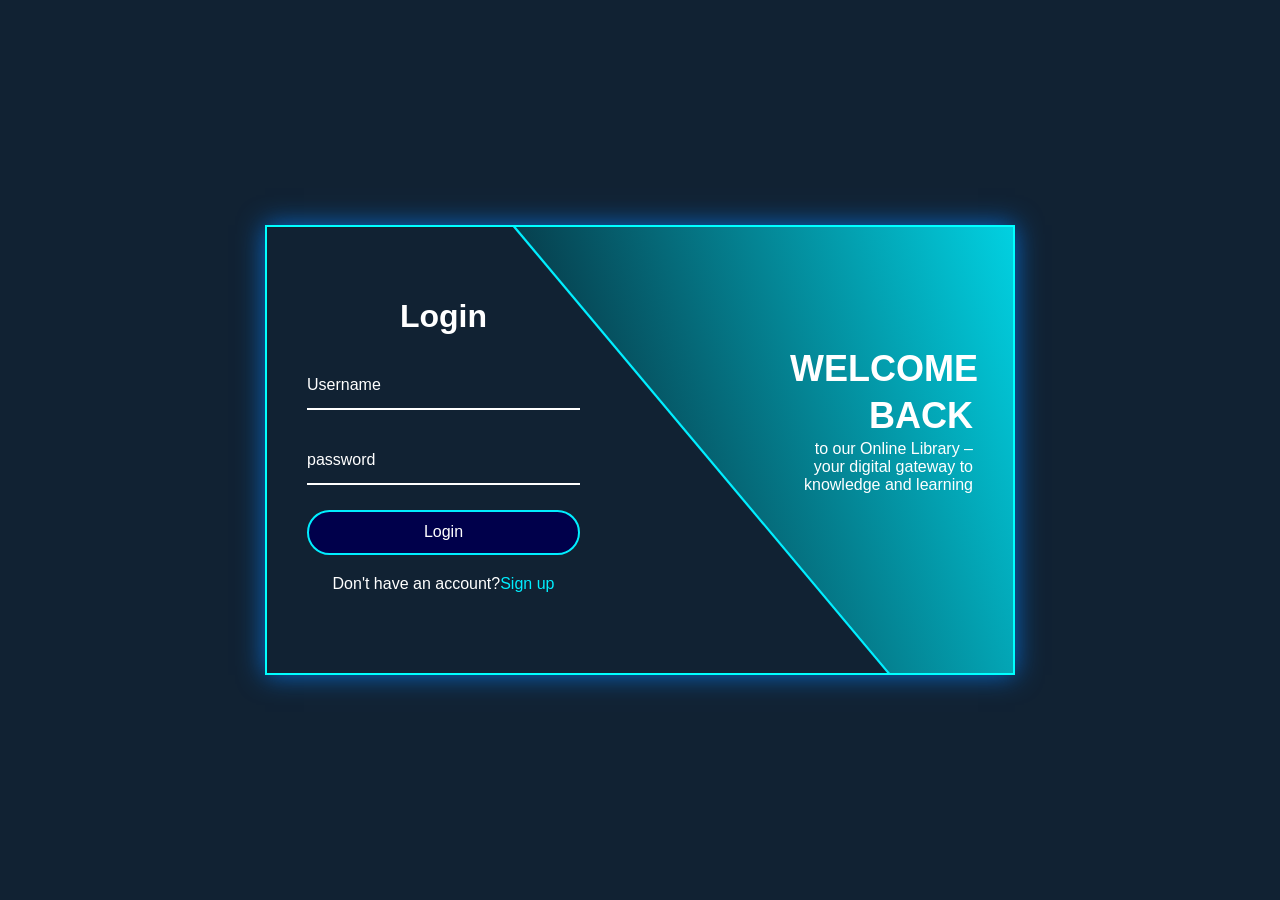
<file: index.html>
<!DOCTYPE html>
<head>
  <meta charset="utf-8">
  <meta title="dashboard">
  <link rel="stylesheet" href="index.css"> 
</head>
<body>
  <div class="wrapper">
    <span class="animat"></span>
    <span class="animat2"></span>

    <div class="form-box login">
      <h2>Login</h2>
    <form action="indexx.html">
      <div class="input-box">
        <input type="text" required>
        <label>Username</label>
      </div>

      <div class="input-box">
        <input type="password" required>
        <label>password</label>
      </div>
      <button type="submit" class="btn">Login</button>
      <div class="log-link">
        <p>Don't have an account?<a href="signup.html" class="register-link">Sign up</a></p>
      </div>
    </form>
  </div>
   <div class="info-text login">
    <h2>Welcome back</h2>
    <p>to our Online Library – your digital gateway to knowledge and learning</p>
   </div>
    </div>
  
</body>
</file>
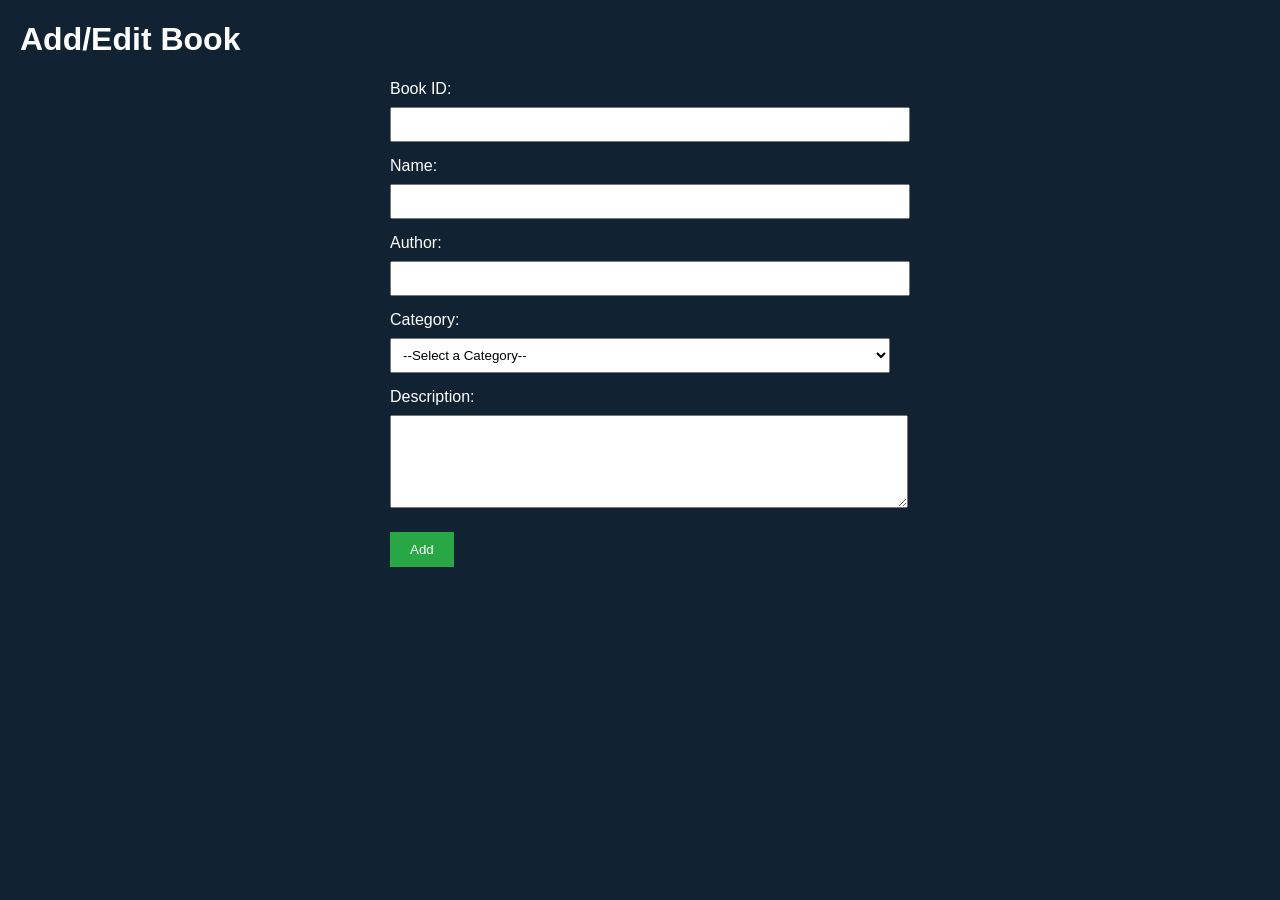
<file: book_form.html>
<!DOCTYPE html>
<html lang="en">
<head>
  <meta charset="UTF-8">
  <meta name="viewport" content="width=device-width, initial-scale=1">
  <link rel="stylesheet" href="bookform.css">
  <title>Add/Edit Book</title>
</head>
<body>

  <h1>Add/Edit Book</h1>

  <form action="/save_book" method="post">

    <label for="book_id">Book ID:</label>
    <input type="text" id="book_id" name="book_id" required>

    <label for="name">Name:</label>
    <input type="text" id="name" name="name" required>

    <label for="author">Author:</label>
    <input type="text" id="author" name="author" required>

    <label for="category">Category:</label>
    <select id="category" name="category">
      <option value="">--Select a Category--</option>
      <option value="fiction">Fiction</option>
      <option value="nonfiction">Non-Fiction</option>
      <option value="mystery">Mystery</option>
      <option value="sci-fi">Sci-Fi</option>
      <option value="Romance">Romance</option>
      <option value="Historical">Historical</option>
      <option value="Horror">Horror</option>
      <option value="Poetry">Poetry</option>
      <option value="Psychology">Psychology</option>
      <option value="Religion">Religion</option>
    </select>

    <label for="description">Description:</label>
    <textarea id="description" name="description" rows="5"></textarea>

    <input type="submit" value="Add">

  </form>

</body>
</html>
</file>
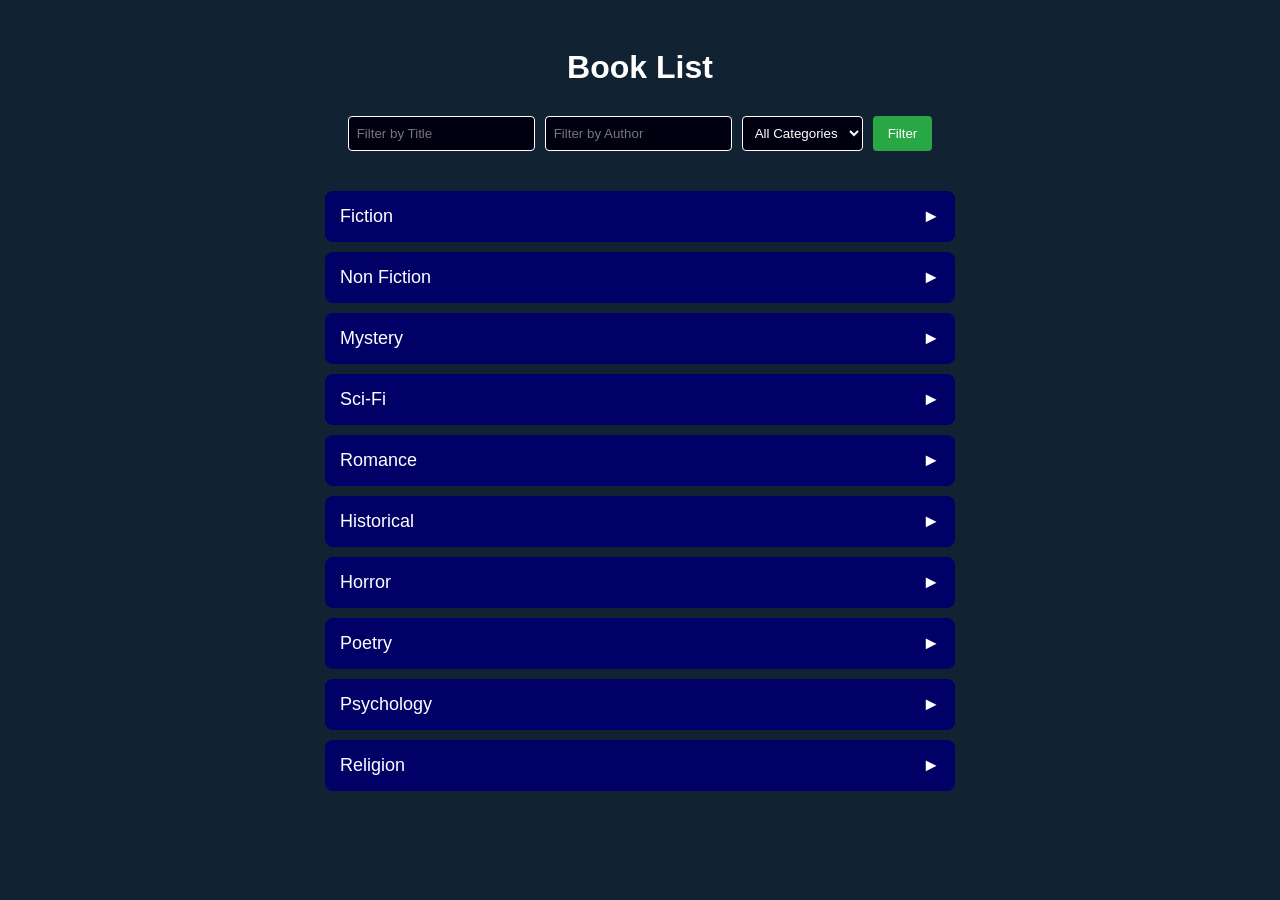
<file: book_list.html>
<!DOCTYPE html>
<html lang="en">
<head>
  <meta charset="UTF-8">
  <meta name="viewport" content="width=device-width, initial-scale=1">
  <title>Book List by Category</title>
  <link rel="stylesheet" href="booklist.css">
</head>
<body>

  <header>
    <h1>Book List</h1>
  </header>

  <section class="filter-section">
    <form id="filterForm">
      <input type="text" name="title" id="title" placeholder="Filter by Title">
      <input type="text" name="author" id="author" placeholder="Filter by Author">
      <select name="categoryFilter" id="categoryFilter">
        <option value="">All Categories</option>
        <option value="fiction">Fiction</option>
        <option value="nonfiction">Non Fiction</option>
        <option value="mystery">Mystery</option>
        <option value="sci-fi">Sci-Fi</option>
        <option value="romance">Romance</option>
        <option value="historical">Historical</option>
        <option value="horror">Horror</option>
        <option value="poetry">Poetry</option>
        <option value="psychology">Psychology</option>
        <option value="religion">Religion</option>
      </select>
      <button type="submit">Filter</button>
    </form>
  </section>

  <section class="categories-container">

    <details class="category-section">
      <summary>Fiction</summary>
      <div class="book-list">
        <p>1-<a href="bookdetails.html">The Great Gatsby</a></p>
      </div>
    </details>

    <details class="category-section">
      <summary>Non Fiction</summary>
      <div class="book-list">
        <p>No books available in this category.</p>
      </div>
    </details>

    <details class="category-section">
      <summary>Mystery</summary>
      <div class="book-list">
        <p>No books available in this category.</p>
      </div>
    </details>

    <details class="category-section">
      <summary>Sci-Fi</summary>
      <div class="book-list">
        <p>No books available in this category.</p>
      </div>
    </details>

    <details class="category-section">
      <summary>Romance</summary>
      <div class="book-list">
        <p>No books available in this category.</p>
      </div>
    </details>

    <details class="category-section">
      <summary>Historical</summary>
      <div class="book-list">
        <p>No books available in this category.</p>
      </div>
    </details>

    <details class="category-section">
      <summary>Horror</summary>
      <div class="book-list">
        <p>No books available in this category.</p>
      </div>
    </details>

    <details class="category-section">
      <summary>Poetry</summary>
      <div class="book-list">
        <p>No books available in this category.</p>
      </div>
    </details>

    <details class="category-section">
      <summary>Psychology</summary>
      <div class="book-list">
        <p>No books available in this category.</p>
      </div>
    </details>

    <details class="category-section">
      <summary>Religion</summary>
      <div class="book-list">
        <p>No books available in this category.</p>
      </div>
    </details>

  </section>

</body>
</html>
</file>
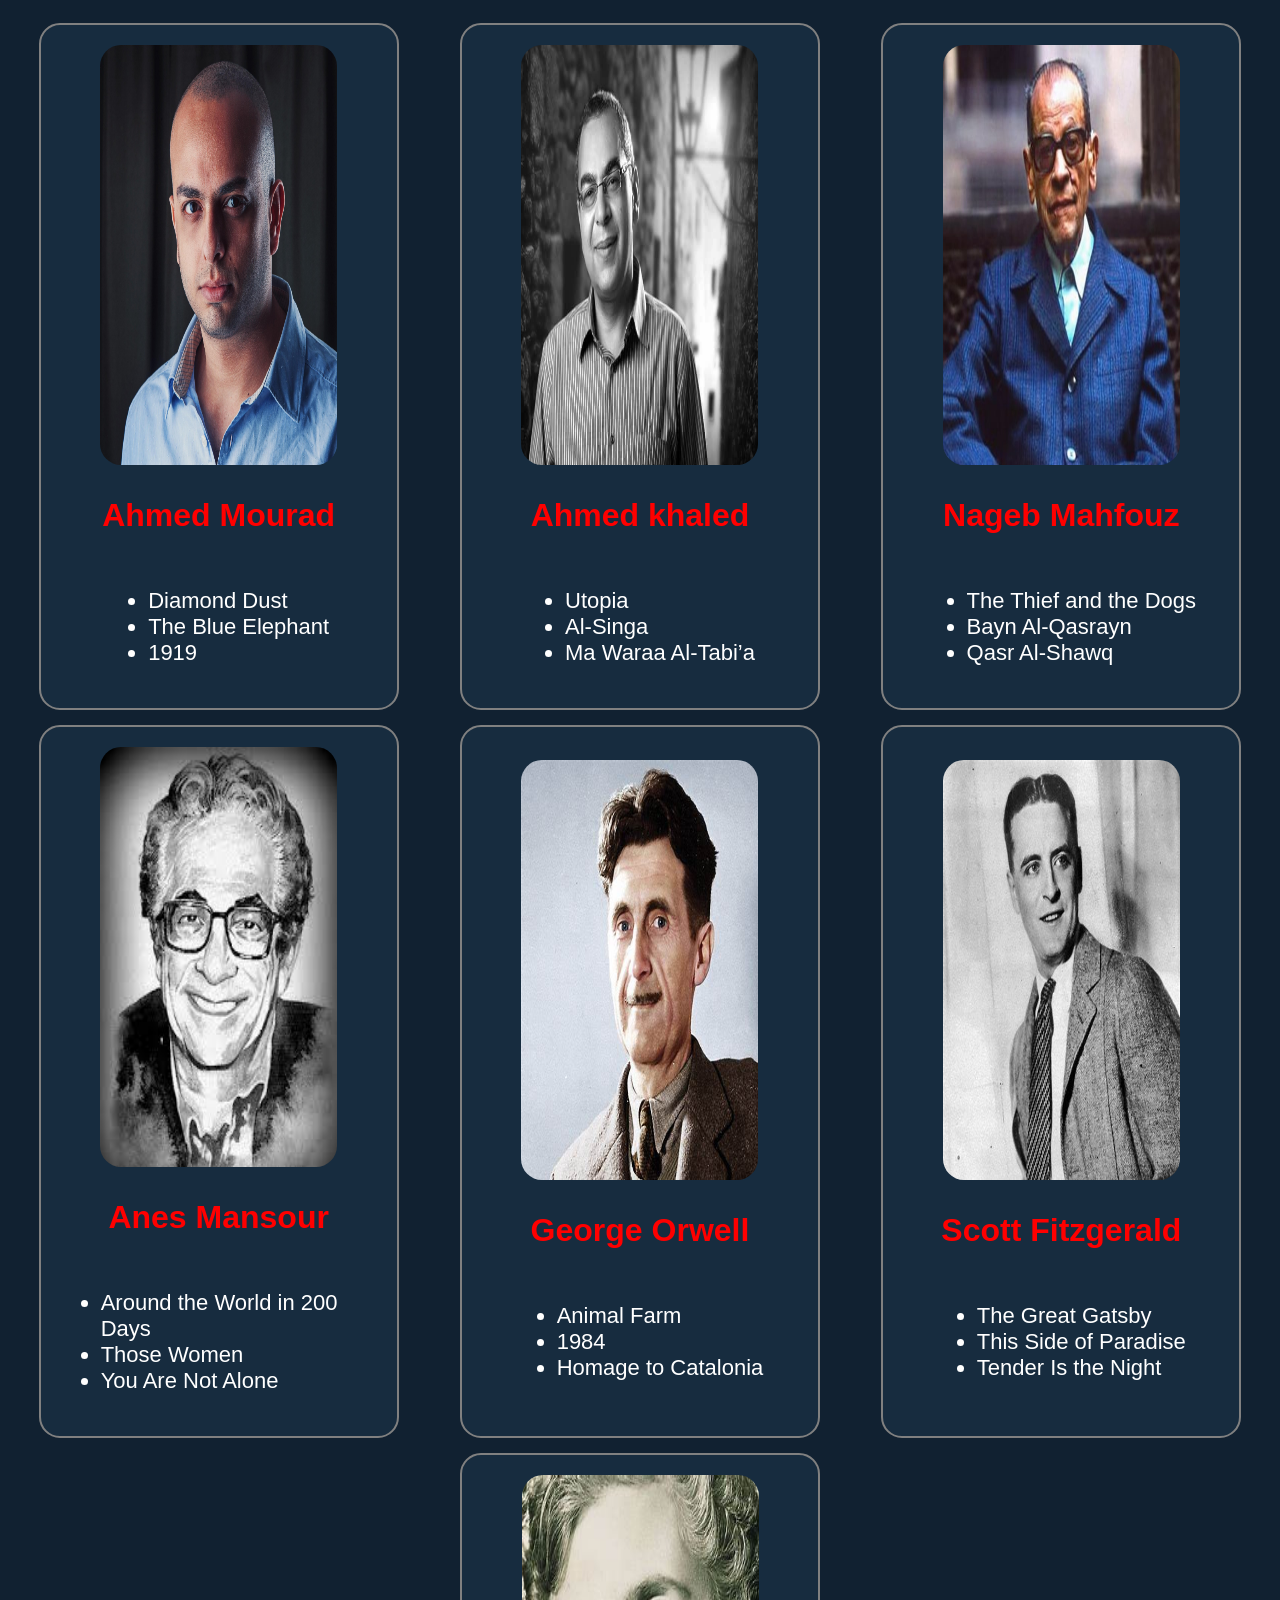
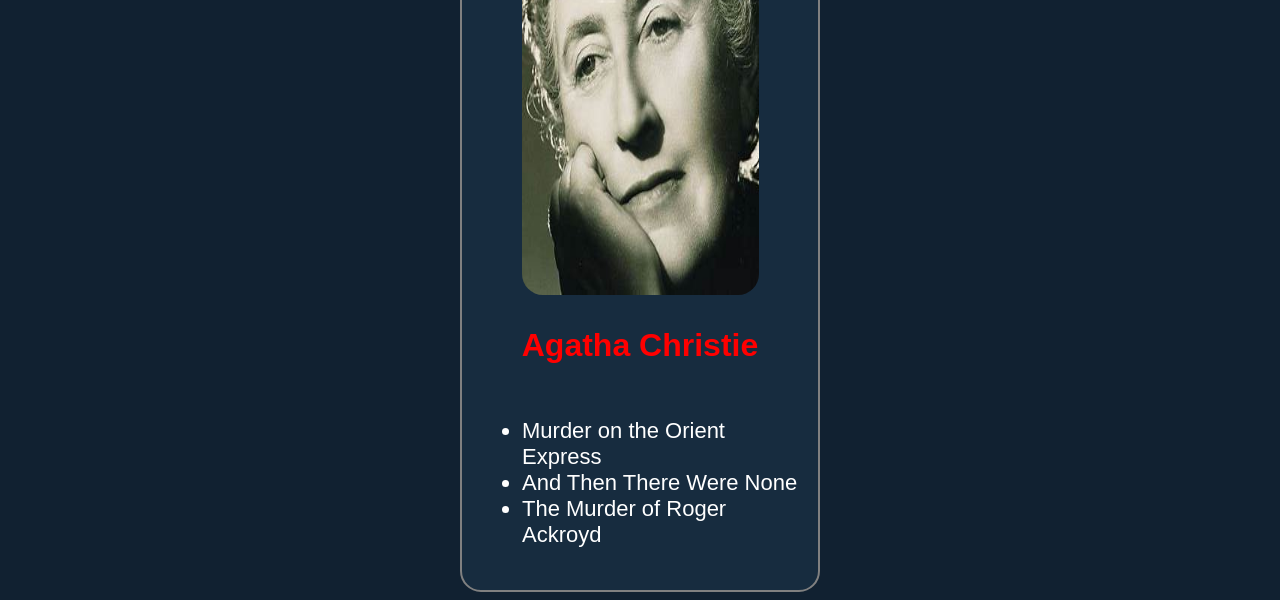
<file: bookauthors.html>
<!DOCTYPE html>
<head>
  <meta charset="utf-8">
  <meta title="dashboard">
  <link rel="stylesheet" href="bookauthors.css"> 
  <link rel="stylesheet" href="https://cdnjs.cloudflare.com/ajax/libs/font-awesome/6.4.0/css/all.min.css">
</head>
<body>
  <div class="main">
     <div class="mourad">
      <img src="authors/ahmed mourad.jpg">
      <p>Ahmed Mourad</p>
      <ul>
        <li>Diamond Dust</li>
        <li>The Blue Elephant</li>
        <li>1919</li>
      </ul>
     </div>
     <div class="khaled">
      <img src="authors/ahmed khaled.jpg">
      <p>Ahmed khaled</p>
      <ul>
        <li>Utopia</li>
        <li>Al-Singa</li>
        <li>Ma Waraa Al-Tabi’a</li>
      </ul>
     </div>

     <div class="nageb">
      <img src="authors/nageb.jpg">
      <p>Nageb Mahfouz</p>
      <ul>
        <li>The Thief and the Dogs</li>
        <li>Bayn Al-Qasrayn</li>
        <li>Qasr Al-Shawq</li>
      </ul>
     </div>

     <div class="anes">

      <img src="authors/anes.jpg">
      <p>Anes Mansour</p>
      <ul>
        <li>Around the World in 200 Days</li>
        <li>Those Women</li>
        <li>You Are Not Alone</li>
      </ul>
     </div>

     <div class="Orwell">

      <img src="authors/George Orwell.jpg">
      <p>George Orwell</p>
      <ul>
        <li>Animal Farm</li>
        <li>1984</li>
        <li>Homage to Catalonia</li>
      </ul>
     </div>

     <div class="Fitzgerald">

      <img src="authors/Scott Fitzgerald.jpg">
      <p>Scott Fitzgerald</p>
      <ul>
        <li>The Great Gatsby</li>
        <li>This Side of Paradise</li>
        <li>Tender Is the Night </li>
      </ul>
     </div>


     <div class="Christie">

      <img src="authors/Agatha Christie.jpg">
      <p>Agatha Christie</p>
      <ul>
        <li>Murder on the Orient Express</li>
        <li>And Then There Were None</li>
        <li>The Murder of Roger Ackroyd</li>
      </ul>
     </div>
  </div>
</file>
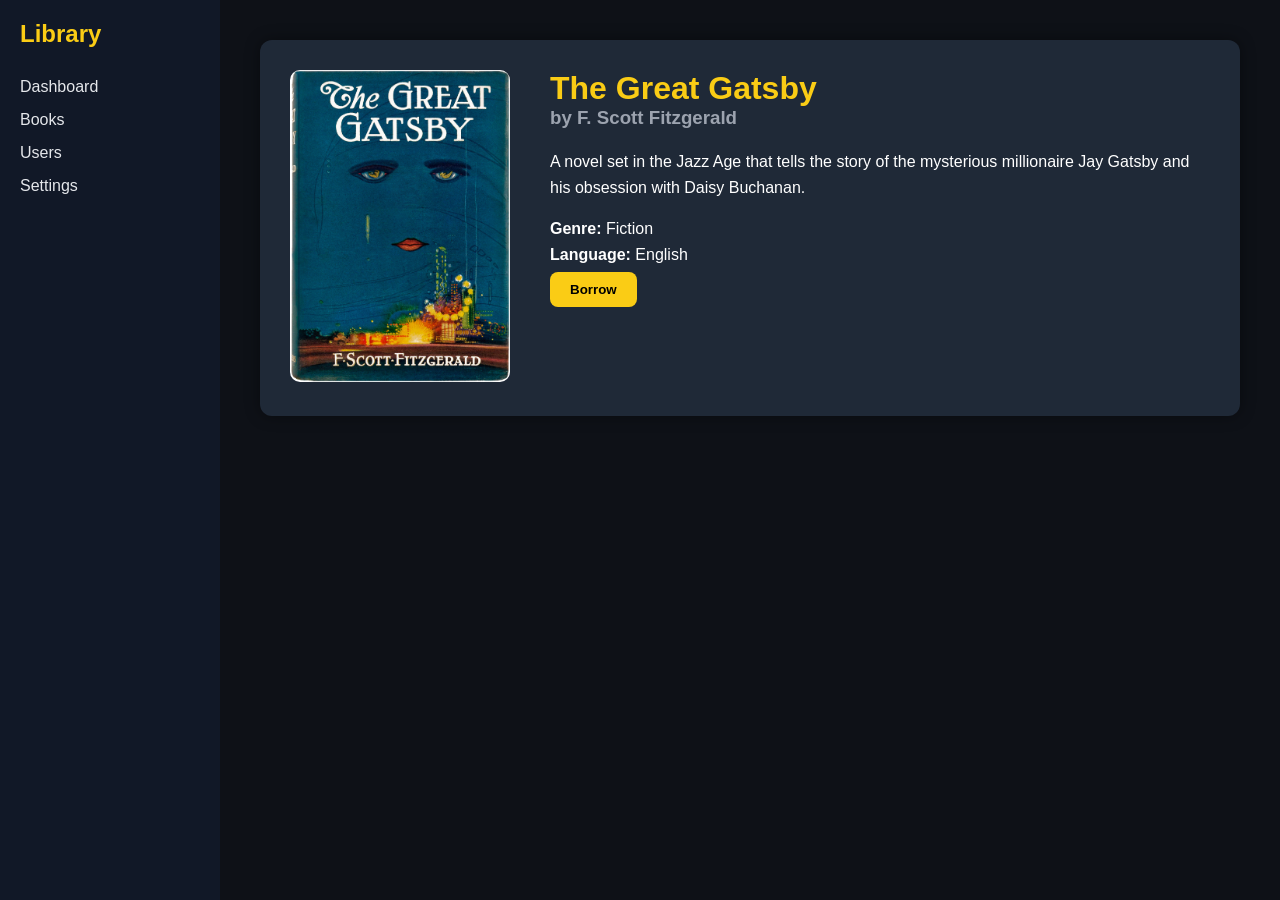
<file: bookdetails.html>
<!DOCTYPE html>
<html lang="en">
<head>
  <meta charset="UTF-8" />
  <meta name="viewport" content="width=device-width, initial-scale=1.0"/>
  <title>Book Details</title>
  <link rel="stylesheet" href="bookdetails.css"/>
</head>
<body>
  <div class="container">
    <aside class="sidebar">
      <div class="logo">Library</div>
      <ul class="nav">
        <li><a href="dash.html">Dashboard</a></li>
        <li><a href="#">Books</a></li>
        <li><a href="#">Users</a></li>
        <li><a href="#">Settings</a></li>
      </ul>
    </aside>

    <main class="content">
      <div class="book-details">
        <div class="book-cover">
          <img src="movie.jpg" alt="Book Cover">
        </div>
        <div class="book-info">
          <h1>The Great Gatsby</h1>
          <h3>by F. Scott Fitzgerald</h3>
          <p class="summary">
            A novel set in the Jazz Age that tells the story of the mysterious millionaire Jay Gatsby and his obsession with Daisy Buchanan.
          </p>
          <div class="meta">
            <span><strong>Genre:</strong> Fiction</span>
            <span><strong>Language:</strong> English</span>
          </div>
          <button class="borrow-btn">Borrow</button>
        </div>
      </div>
    </main>
  </div>
</body>
</html>
</file>
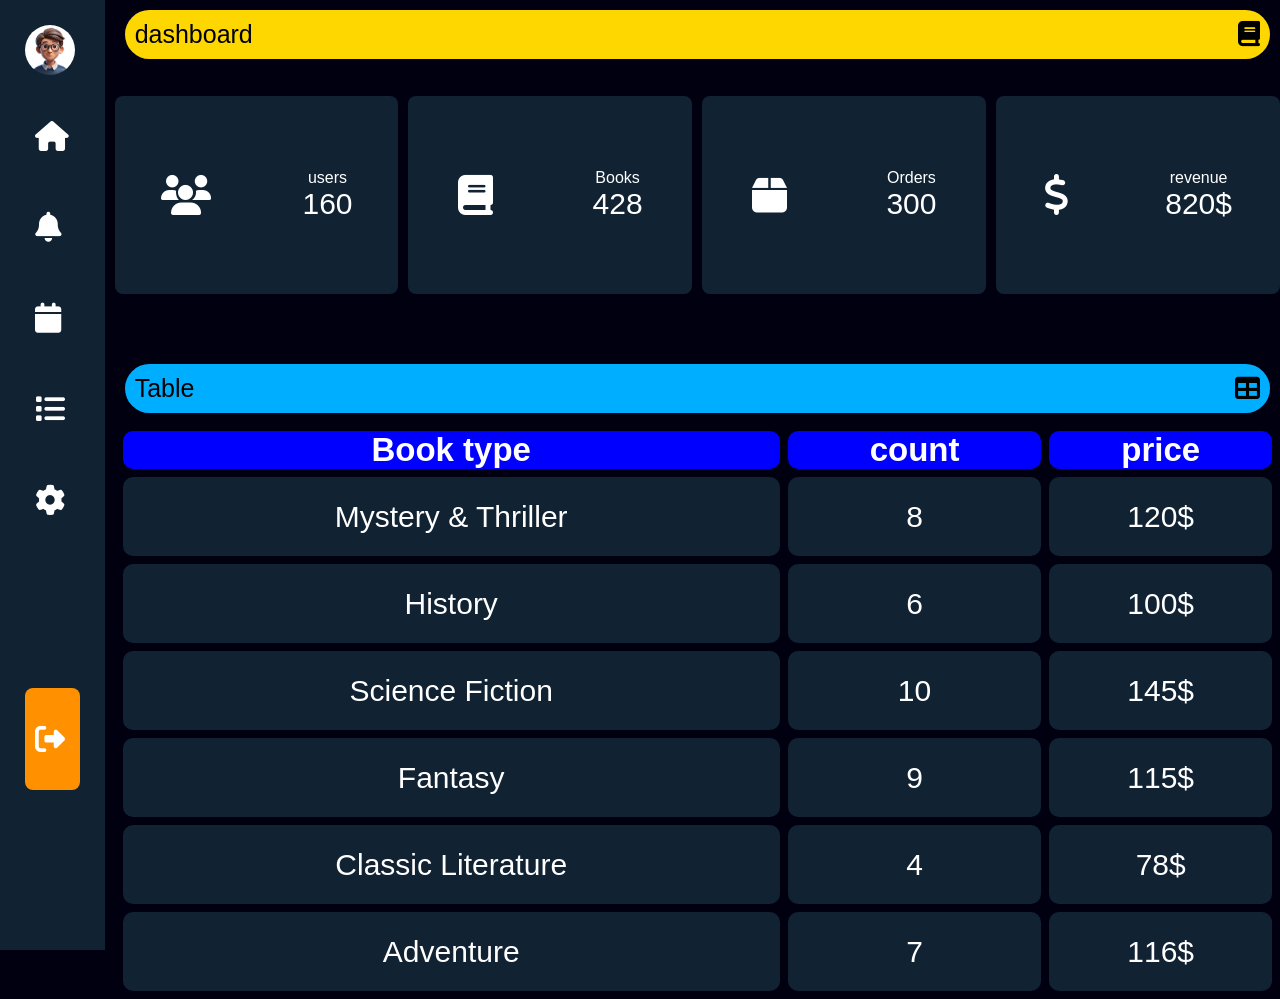
<file: dash.html>
<!DOCTYPE html>
<head>
  <meta charset="utf-8">
  <meta title="dashboard">
  <link rel="stylesheet" href="dash.css"> 
  <link rel="stylesheet" href="https://cdnjs.cloudflare.com/ajax/libs/font-awesome/6.4.0/css/all.min.css">
</head>
<body>
  <div class="menu">
    <ul>

      <li class="use">

        <div class="hero">
          <img src="avatar.jpg" class="image">
        </div>
        <h2>USER</h2>

      </li>

      <li>
        <a href="indexx.html">
          <i class="fa-solid fa-house"></i>
          <p>Home</p>
        </a>
      </li>

      <li>
        <a href="#">
          <i class="fa fa-bell"></i>
          <p>Annc.</p>
        </a>
      </li>

      <li>
        <a href="#">
          <i class="fa-solid fa-calendar"></i>
          <p>Calendar</p>
        </a>
      </li>

      <li>
        <a href="#">
          <i class="fas fa-list"></i>
          <p>Categories</p>
        </a>
      </li>

      <li>
        <a href="#">
          <i class="fa-solid fa-cog"></i>
          <p>Settings</p>
        </a>
      </li>

      <li class="logout">
        <a href="index.html">
          <i class="fa-solid fa-right-from-bracket"></i>
          <p>Log out</p>
        </a>
      </li>
      
    </ul>
  </div>


  
  <div class="content">
    <div class="firstinfo">
      <p>dashboard</p>
      <i class="fas fa-book"></i>
    </div>


    <div class="cards">

      <div class="box">
        <i class="fas fa-users"></i>
        <div class="data">
          <p>users</p>
          <span>160</span>
        </div>
      </div>
  
      
      <div class="box">
        <i class="fa-solid fa-book"></i>
        <div class="data">
          <p>Books</p>
          <span>428</span>
        </div>
      </div>
  

      <div class="box">
        <i class="fa-solid fa-box"></i>
        <div class="data">
          <p>Orders</p>
          <span>300</span>
        </div>
      </div>
      
      
  
      <div class="box">
        <i class="fa-solid fa-dollar-sign"></i>
        <div class="data">
          <p>revenue</p>
          <span>820$</span>
        </div>
      </div>
      </div>




      
    <div class="content1">
      <div class="firstinfo1">
        <p>Table</p>
        <i class="fas fa-table"></i>
      </div>
    </div>
    

    <table>


      <thead>
        <tr>
          <th>Book type</th>
          <th>count</th>
          <th>price</th>
        </tr>
      </thead>


      
      <tbody>
        <tr>
          <td>Mystery & Thriller</td>
          <td>8</td>
          <td>120$</td>
        </tr>

        <tr>
          <td>History</td>
          <td>6</td>
          <td>100$</td>
        </tr>

        <tr>
          <td>Science Fiction</td>
          <td>10</td>
          <td>145$</td>
        </tr>

        <tr>
          <td>Fantasy</td>
          <td>9</td>
          <td>115$</td>
        </tr>


        <tr>
          <td>Classic Literature</td>
          <td>4</td>
          <td>78$</td>
        </tr>


        <tr>
          <td>Adventure</td>
          <td>7</td>
          <td>116$</td>
        </tr>
      </tbody>
    </table>

    
  
  </div>


  
</body>
</file>
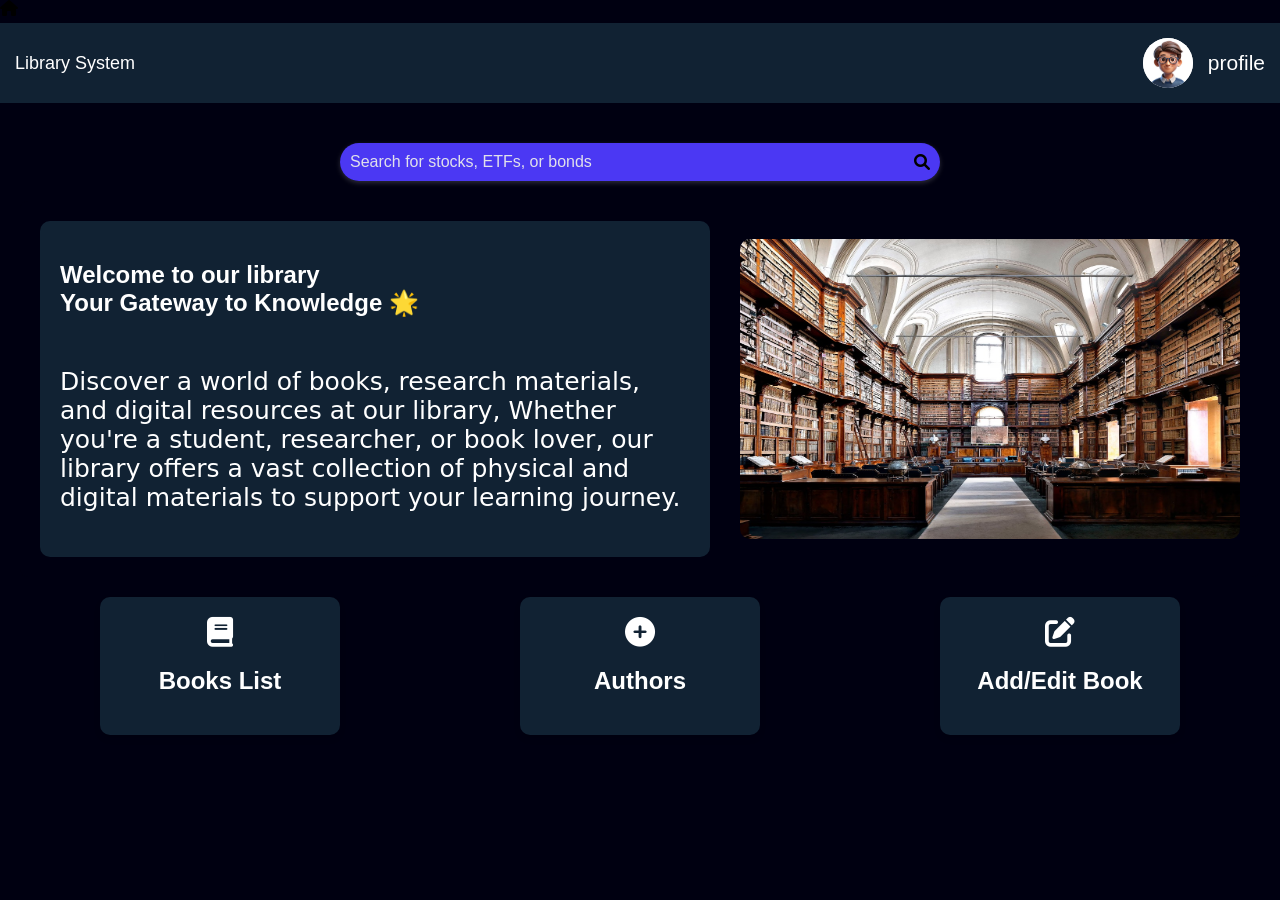
<file: indexx.html>
<!DOCTYPE html>
<html lang="en">
  <link rel="stylesheet" href="testt.css">
<link rel="stylesheet" href="https://cdnjs.cloudflare.com/ajax/libs/font-awesome/6.0.0/css/all.min.css">
<i class="fas fa-home"></i> <!-- Home Icon -->

<head>
    <meta name="viewport" content="width=device-width, initial-scale=1.0">
    <meta charset="UTF-8">
    <meta name="viewport" content="width=device-width, initial-scale=1.0">
    <title>library Website</title>
</head>
<body>
    <nav class="navbar">
        <div class="logo">Library System</div>

        <div class="all">
        <div class="profile-icon">
            <a href="dash.html">
                <img src="avatar.jpg" alt="User Avatar">
            </a>
        </div>
        <div>
          <a href="userprofile.html">profile</a>
        </div>
      </div>

    </nav>    
    <main class="container">
        <div class="search-bar">
            <input type="text" placeholder="Search for stocks, ETFs, or bonds" >
            <i class="fas fa-search"></i>
        </div>
         



        <section class="Intro">
            <div class="Intro-text">
                <h1><span class="highlight">Welcome to our library</span> Your Gateway to Knowledge 🌟</h1>
                <p>Discover a world of books, research materials, and digital resources at our library, Whether you're a student, researcher, or book lover, our library offers a vast collection of physical and digital materials to support your learning journey.</p>
            </div>
            <div class ="Intro-Image">
                <img src="Image.jpg">
            </div>
        </section>
        
        <section class="dashboard">
            <a href="book_list.html" class="card card1">
                <i class="fas fa-book"></i>
                <h2>Books List</h2>
            </a>
            <a href="bookauthors.html" class="card card2">
                <i class="fas fa-plus-circle"></i>
                <h2>Authors</h2>
            </a>
            <a href="book_form.html" class="card card3">
                <i class="fas fa-edit"></i>
                <h2>Add/Edit Book</h2>
            </a>
        </section>
    </main>
</body>
</html>
</file>
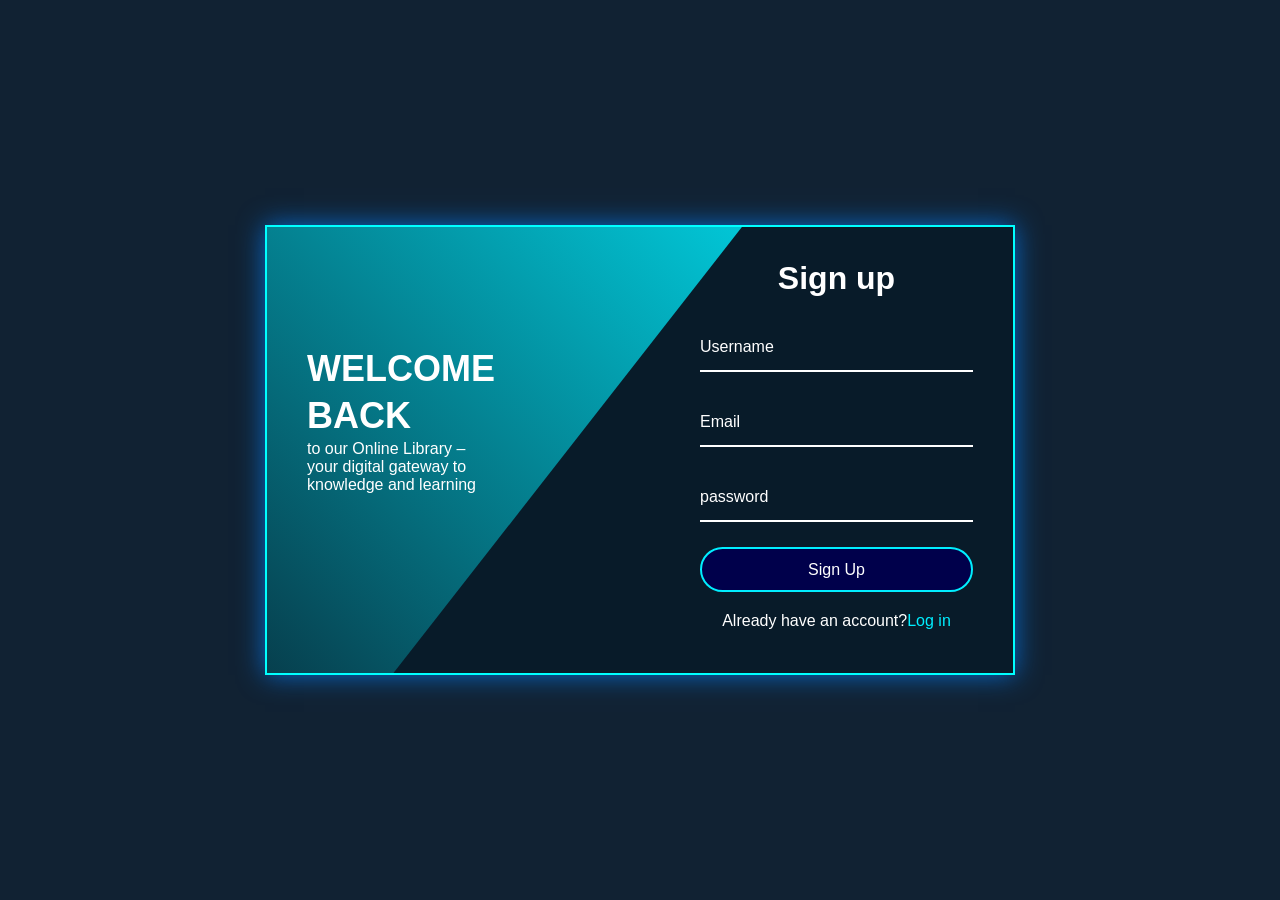
<file: signup.html>
<!DOCTYPE html>
<head>
  <meta charset="utf-8">
  <meta title="dashboard">
  <link rel="stylesheet" href="signup.css"> 
</head>
<body>
  <div class="wrapper">
    <span class="animat"></span>
    <span class="animat2"></span>
    <div class="form-box register">
      <h2>Sign up</h2>
    <form action="indexx.html">
      <div class="input-box">
        <input type="text" required>
        <label>Username</label>
      </div>
        
      <div class="input-box">
        <input type="text" required>
        <label>Email</label>
      </div>
  
      <div class="input-box">
        <input type="password" required>
        <label>password</label>
      </div>
      <button type="submit" class="btn">Sign Up</button>
      <div class="log-link">
        <p>Already have an account?<a href="index.html" class="login-link">Log in</a></p>
      </div>
    </form>
  </div>
  <div class="info-text register">
    <h2>Welcome back</h2>
    <p>to our Online Library – your digital gateway to knowledge and learning</p>
   </div>
      </div>
   </div>
</file>
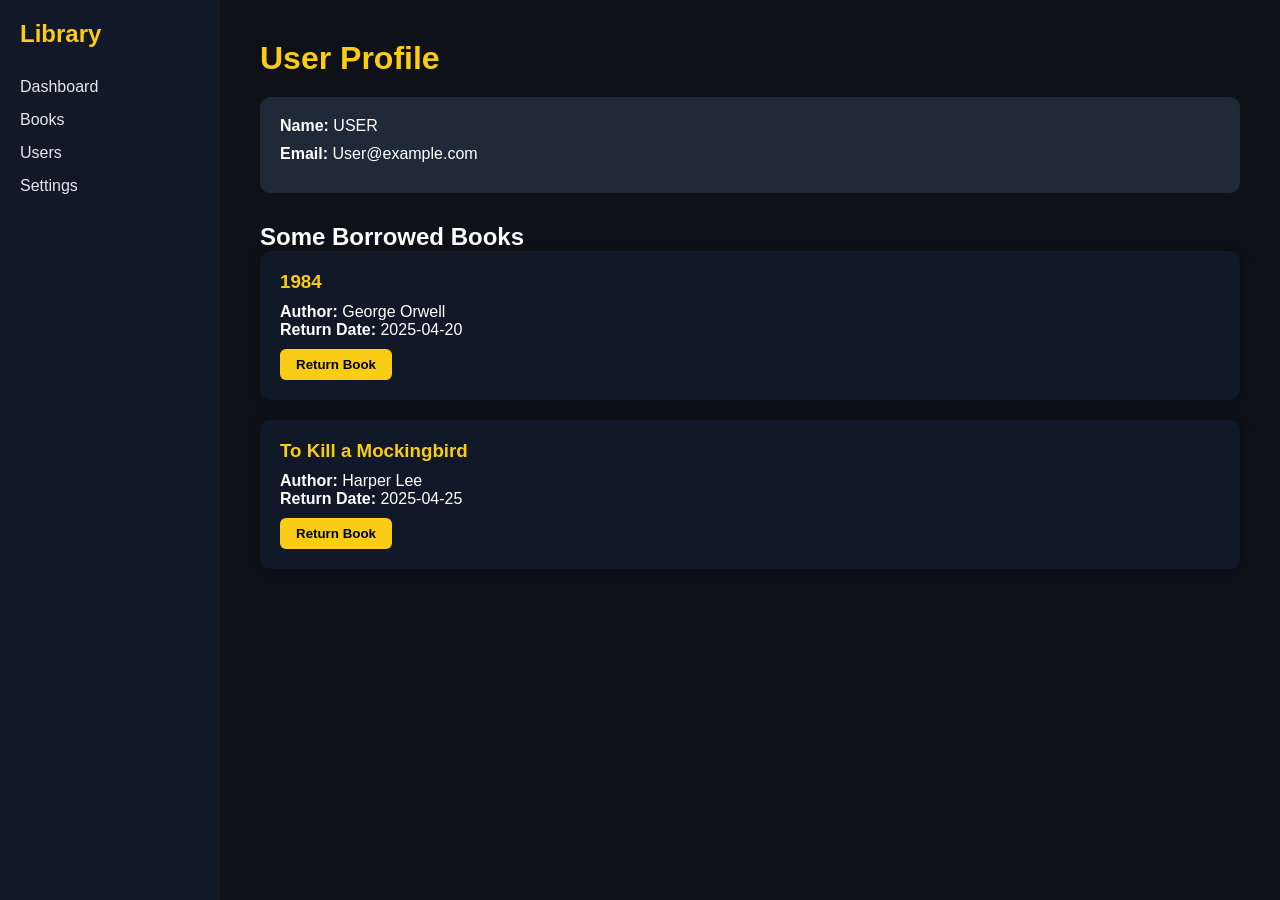
<file: userprofile.html>
<!DOCTYPE html>
<html lang="en">
<head>
  <meta charset="UTF-8" />
  <meta name="viewport" content="width=device-width, initial-scale=1.0"/>
  <title>User Profile</title>
  <link rel="stylesheet" href="userprofile.css"/>
</head>
<body>
  <div class="container">
    <aside class="sidebar">
      <div class="logo">Library</div>
      <ul class="nav">
        <li><a href="dash.html">Dashboard</a></li>
        <li><a href="#">Books</a></li>
        <li><a href="#">Users</a></li>
        <li><a href="#">Settings</a></li>
      </ul>
    </aside>

    <main class="content">
      <div class="profile">
        <h1>User Profile</h1>
        <div class="user-info">
          <p><strong>Name:</strong> USER</p>
          <p><strong>Email:</strong> User@example.com</p>
        </div>

        <h2>Some Borrowed Books</h2>
        <div class="borrowed-books">
          <div class="book-card">
            <h3>1984</h3>
            <p><strong>Author:</strong> George Orwell</p>
            <p><strong>Return Date:</strong> 2025-04-20</p>
            <button class="return-btn">Return Book</button>
          </div>

          <div class="book-card">
            <h3>To Kill a Mockingbird</h3>
            <p><strong>Author:</strong> Harper Lee</p>
            <p><strong>Return Date:</strong> 2025-04-25</p>
            <button class="return-btn">Return Book</button>
          </div>
        </div>
      </div>
    </main>
  </div>
</body>
</html>
</file>
<file: index.css>
*{
  margin:0;
  padding:0;
  box-sizing: border-box;
  font-family: sans-serif;
}
body{
  display:flex;
  justify-content: center;
  align-items: center;
  min-height: 100vh;
  background-color: #123;
}
.wrapper{
  position: relative;
  width:750px;
  height:450px;
  background-color: transparent;
  border:2px solid cyan;
  box-shadow: 0 0 25px rgb(7, 105, 202);
  overflow: hidden;
}
.wrapper .form-box{
  position: absolute;
  top:0px;
  width:50%;
  height:100%;
  display: flex;
  flex-direction: column;
  justify-content: center;
}
.wrapper .form-box.login{
  left:0;
  padding:0 60px 0 40px;
}

.wrapper .form-box.register{
right:0;
padding:0 40px 0 60px;
display: none;
}
.form-box h2{
  font-size: 32px;
  text-align: center;
  color:white;
}
.form-box .input-box{
  position: relative;
  width:100%;
  height:50px;
  margin:25px 0;
}
.input-box input{
  width:100%;
  height:100%;
  background: transparent;
  border:none;
  outline:none;
  font-size: 16px;
  font-weight: 500;
  padding-right: 23px;
  color: white;
  border-bottom:2px solid white;
  transition: .5s;
}
.input-box input:focus,
.input-box input:valid{
  border-bottom-color:#0ef;
}
.input-box label{
  position: absolute;
  top:50%;
  left:0;
  transform:translateY(-50%);
  color:#fff;
  font-size:16px;
  pointer-events: none;
  transition: .5s;
}
.input-box input:focus~label,
.input-box input:valid~label{
  top:-5px;
  color:#0ef;
}

.btn{
  position:relative;
  width:100%;
  height:45px;
  border-radius: 40px;
  outline:none;
  background-color: rgb(0, 0, 75);
  border:2px solid #0ef;
  cursor: pointer;
  font-weight: 600px;
  font-size: 16px;
  color:#fff;
}
.form-box .log-link{
  text-align: center;
  font-size: 16px;
  margin: 20px 0 10px;
  color: #fff;
}
.log-link p a{
  font-weight: 600px;
  text-decoration: none;
  color:#0ef
}
.log-link p a:hover{
  text-decoration: underline;
}
.wrapper .info-text{
  position: absolute;
  top:0;
  width:50%;
  height:100%;
  display:flex;
  flex-direction: column;
  justify-content: center;
}
.wrapper .info-text.login{
  right: 0;
  text-align: right;
  padding:0 40px 60px 150px;
}

.wrapper .info-text.register{
  left: 0;
  text-align: left;
  padding:0 150px 60px 40px;
  display: none;
}
.info-text h2{
  text-transform: uppercase;
  font-size: 36px;
  line-height: 1.3;
  color: #fff;
}
.info-text p{
  font-size: 16px;
  color: #fff;
}
.wrapper .animat{
  position: absolute;
  top: -4px;
  right: 0;
  width:850px;
  height:600px;
  background: linear-gradient(45deg,#081b29,#0ef);
  transform:rotate(10deg) skewY(40deg);
  border-bottom: 3px solid #0ef;
  transform-origin: bottom right;
}
.wrapper .animat2{
  position: absolute;
  top: 100%;
  left: 250px;
  width:850px;
  height:700px;
  background: #081b29;
  transform:rotate(0) skewY(0);
  border-bottom: 3px solid #0ef;
  transform-origin: bottom left;
}
</file>
<file: bookform.css>
body {
  font-family: Arial, sans-serif;
  margin: 20px;
  background-color: #123; 
  color: white;
}

form {
  max-width: 500px;
  margin: 0 auto;
}

label {
  display: block;
  margin-top: 15px;
}

input[type="text"],
textarea,
select {
  width: 100%;
  padding: 8px;
  margin-top: 9px;
}

input[type="text"]:hover{
  background-color: rgb(177, 176, 176);
}

input[type="submit"] {
  margin-top: 20px;
  padding: 10px 20px;
  background-color: #28a745;
  color: white;
  border: none;
  cursor: pointer;
}

input[type="submit"]:hover {
  background-color: #218838;
}
</file>
<file: booklist.css>
body {
  font-family: Arial, sans-serif;
  background-color: #123; 
  color: white;
  padding: 20px;
}

header h1 {
  text-align: center;
  margin-bottom: 30px;
}

.filter-section {
  text-align: center;
  margin-bottom: 40px;
}

.filter-section form {
  display: inline-flex;
  gap: 10px;
  flex-wrap: wrap;
  justify-content: left;
}

.filter-section input[type="text"],
.filter-section select {
  padding: 8px;
  border: 1px solid #fff;
  border-radius: 4px;
  background-color: #001;
  color: #fff;
}

.filter-section button {
  padding: 8px 15px;
  background-color: #28a745;
  border: none;
  border-radius: 4px;
  color: #fff;
  cursor: pointer;
}

.filter-section button:hover {
  background-color: #218838;
}


.category-section {
  background-color: #006;
  margin: 10px auto;
  padding: 15px;
  border-radius: 8px;
  max-width: 600px;
}

.category-section > summary {
  font-size: 18px;
  list-style: none; 
  cursor: pointer;
  position: relative;
  padding-right: 20px; 
}

.category-section > summary::after {
  content: "►";
  position: absolute;
  right: 0;
  font-size: 18px;
  transition: transform 0.2s ease;
}

.category-section[open] > summary::after {
  content: "▼";
}

.book-list {
  margin-top: 15px;
  padding: 25px;
  background-color: #001;
  border: 1px solid #fff;
  border-radius: 4px;
}
.book-list a{
  text-decoration: none;
  font-size: 18px;
  color: white;
}
</file>
<file: bookauthors.css>
body{
  background-color: rgb(17, 33, 49);
  font-family: sans-serif;
}
.main{
  display: flex;
  justify-content: space-around;
  flex-wrap: wrap;
}
.mourad{
  display: flex;
  flex-direction: column;
  align-items: center;
  justify-content: center;
  width:25%;
  height:auto;
  padding:20px;
  border:2px solid grey;
  border-radius: 21px;
  transition: .3s ease-in-out;
  background-color:rgb(23, 44, 63) ;
  margin-top: 15px;
}
.mourad:hover{
  scale: 1.02;
  cursor: pointer;
}
.mourad img{
  width:75%;
  height:420px;
  border-radius: 21px;
}
.mourad p{
  color: red;
  font-size: 32px;
  font-weight: 600;
}
ul li{
  font-size: 22px;
  color: white;
}


.khaled{
  display: flex;
  flex-direction: column;
  align-items: center;
  justify-content: center;
  width:25%;
  height:auto;
  padding:20px;
  border:2px solid grey;
  border-radius: 21px;
  transition: .3s ease-in-out;
  background-color:rgb(23, 44, 63) ;
  margin-top: 15px;
}
.khaled:hover{
  scale: 1.02;
  cursor: pointer;
}
.khaled img{
  width:75%;
  height:420px;
  border-radius: 21px;
}
.khaled p{
  color: red;
  font-size: 32px;
  font-weight: 600;
}
ul{
  font-size: 22px;
  color: rgb(255, 174, 0);
}


.nageb{
  display: flex;
  flex-direction: column;
  align-items: center;
  justify-content: center;
  width:25%;
  height:auto;
  padding:20px;
  border:2px solid grey;
  border-radius: 21px;
  transition: .3s ease-in-out;
  background-color:rgb(23, 44, 63) ;
  margin-top: 15px;
}
.nageb:hover{
  scale: 1.02;
  cursor: pointer;
}
.nageb img{
  width:75%;
  height:420px;
  border-radius: 21px;
}
.nageb p{
  color: red;
  font-size: 32px;
  font-weight: 600;
}
ul{
  font-size: 22px;
  color: rgb(255, 174, 0);
}


.anes{
  display: flex;
  flex-direction: column;
  align-items: center;
  justify-content: center;
  width:25%;
  height:auto;
  padding:20px;
  border:2px solid grey;
  border-radius: 21px;
  transition: .3s ease-in-out;
  background-color:rgb(23, 44, 63) ;
  margin-top: 15px;
}
.anes:hover{
  scale: 1.02;
  cursor: pointer;
}
.anes img{
  width:75%;
  height:420px;
  border-radius: 21px;
}
.anes p{
  color: red;
  font-size: 32px;
  font-weight: 600;
}
ul{
  font-size: 22px;
  color: rgb(255, 174, 0);
}


.Orwell{
  display: flex;
  flex-direction: column;
  align-items: center;
  justify-content: center;
  width:25%;
  height:auto;
  padding:20px;
  border:2px solid grey;
  border-radius: 21px;
  transition: .3s ease-in-out;
  background-color:rgb(23, 44, 63) ;
  margin-top: 15px;
}
.Orwell:hover{
  scale: 1.02;
  cursor: pointer;
}
.Orwell img{
  width:75%;
  height:420px;
  border-radius: 21px;
}
.Orwell p{
  color: red;
  font-size: 32px;
  font-weight: 600;
}
ul{
  font-size: 22px;
  color: rgb(255, 174, 0);
}



.Fitzgerald{
  display: flex;
  flex-direction: column;
  align-items: center;
  justify-content: center;
  width:25%;
  height:auto;
  padding:20px;
  border:2px solid grey;
  border-radius: 21px;
  transition: .3s ease-in-out;
  background-color:rgb(23, 44, 63) ;
  margin-top: 15px;
}
.Fitzgerald:hover{
  scale: 1.02;
  cursor: pointer;
}
.Fitzgerald img{
  width:75%;
  height:420px;
  border-radius: 21px;
}
.Fitzgerald p{
  color: red;
  font-size: 32px;
  font-weight: 600;
}
ul{
  font-size: 22px;
  color: rgb(255, 174, 0);
}



.Christie{
  display: flex;
  flex-direction: column;
  align-items: center;
  justify-content: center;
  width:25%;
  height:auto;
  padding:20px;
  border:2px solid grey;
  border-radius: 21px;
  transition: .3s ease-in-out;
  background-color:rgb(23, 44, 63) ;
  margin-top: 15px;
}
.Christie:hover{
  scale: 1.02;
  cursor: pointer;
}
.Christie img{
  width:75%;
  height:420px;
  border-radius: 21px;
}
.Christie p{
  color: red;
  font-size: 32px;
  font-weight: 600;
}
ul{
  font-size: 22px;
  color: rgb(255, 174, 0);
}
</file>
<file: bookdetails.css>
* {
  margin: 0;
  padding: 0;
  box-sizing: border-box;
  font-family: "Segoe UI", sans-serif;
}

body {
  background-color: #0e1117;
  color: white;
}

.container {
  display: flex;
  flex-wrap: wrap;
  min-height: 100vh;
}

.sidebar {
  width: 220px;
  background-color: #111827;
  padding: 20px;
}

.sidebar .logo {
  color: #facc15;
  font-size: 24px;
  margin-bottom: 30px;
  font-weight: bold;
}

.sidebar .nav {
  list-style: none;
}

.sidebar .nav li {
  margin-bottom: 15px;
}

.sidebar .nav a {
  color: #e5e7eb;
  text-decoration: none;
  font-weight: 500;
  transition: color 0.3s;
}

.sidebar .nav a:hover {
  color: #facc15;
}

.content {
  flex: 1;
  padding: 40px;
}

.book-details {
  display: flex;
  gap: 40px;
  background-color: #1f2937;
  padding: 30px;
  border-radius: 12px;
  box-shadow: 0 0 15px rgba(0,0,0,0.4);
}

.book-cover img {
  width: 220px;
  border-radius: 10px;
}

.book-info h1 {
  font-size: 32px;
  color: #facc15;
}

.book-info h3 {
  color: #9ca3af;
  margin-bottom: 20px;
}

.book-info .summary {
  margin-bottom: 20px;
  line-height: 1.6;
}

.meta span {
  display: block;
  margin-bottom: 8px;
}

.borrow-btn {
  padding: 10px 20px;
  background-color: #facc15;
  border: none;
  color: black;
  font-weight: bold;
  border-radius: 8px;
  cursor: pointer;
  transition: background-color 0.3s;
}

.borrow-btn:hover {
  background-color: #eab308;
}
</file>
<file: dash.css>
*{
  padding: 0;
  margin:0;
  color:white;
}
body{
  display:flex;
  gap: 10px;
  font-family: sans-serif;
  background-color: #001;
}
.menu{
  background-color: #123;
  width:60px;
  height: 100vh;
  padding:25px;
  overflow: hidden;
  transition: .5s;
}
.menu:hover{
  width: 260px;
}
.hero{
  width:50px;
  height: 60px;
  flex-shrink: 0;
}
.image{
  width: 100%;
  border-radius: 50% 50%;
}
.use{
  display: flex;
 gap:40px;
  align-items: center;
}
ul{
  list-style: none;
  height:85%;
  position: relative;
}
ul li a{
  height: 60px;
  font-size:20px;
  text-decoration: none;
  display: block;
  padding: 10px;
  margin:11px 0;
  display: flex;
  gap:50px;
  align-items: center;
  border-radius: 10px;
  transition: .3s ease-in-out;
}
ul li a:hover,td:hover{
  background-color: #ffffff55;
}
.logout{
  position: absolute;
  bottom: 0px;
  background-color: rgb(255, 145, 0);
  border-radius: 8px;
  width:100%;
}
ul li a i{
  font-size: 30px;
}






.content{
  width:100%;
}
.firstinfo{
  background-color: gold;
  margin: 10px;
  display:flex;
  align-items: center;
  justify-content: space-between;
  padding:10px;
  border-radius: 25px;
}
.firstinfo p,.firstinfo i{
  color: black;
  font-size: 25px;
}
.firstinfo:hover{
  scale: 1.02;
  cursor: pointer;
}



.content1{
  width:100%;
  margin-top: 70px;
}
.firstinfo1{
  background-color: rgb(0, 174, 255);
  margin: 10px;
  display:flex;
  align-items: center;
  justify-content: space-between;
  padding:10px;
  border-radius: 25px;
}
.firstinfo1 p,.firstinfo1 i{
  color: black;
  font-size: 25px;
}
.firstinfo1:hover{
  scale: 1.01;
  cursor: pointer;
}
table{
  width:100%;
  height: 64vh;
  text-align: center;
  border-spacing: 8px;
  
}
th,td{
  height:30px;
  background-color: #123;
  border-radius: 10px;
  font-size: 30px;
  cursor: pointer;
}
th{
  background-color: blue;
  font-size: 33px;
}


.cards{
  margin-top: 37px;
  display:flex;
  align-items: center;
  justify-content: space-between;
  flex-wrap: wrap;
  gap:10px;
}
.cards .box{
  height:22vh;
  flex-basis: 150px;
  background-color: #123;
  flex-grow: 1;
  border-radius: 8px;
  display: flex;
  justify-content: space-around;
  align-items: center;
}
.cards .box i{
  font-size: 40px;
}
.cards .box .data{
  text-align: center;
}
.cards .box .data span{
  font-size: 30px;
}
</file>
<file: testt.css>
body {
  font-family: Arial, sans-serif;
  margin: 0;
  padding: 0;
  background-color: #001;
}
.navbar {
  font-size: large;
  display: flex;
  justify-content: space-between;
  align-items: center;
  background: #123;
  padding: 15px;
  margin-top: 5px;
  color: white;
}
.profile-icon {
  width: 50px;
  height: 50px;
  border-radius: 50% 50%;
  background: #fff;
  margin-left: 10px;
  overflow: hidden;
}

.all{
  display: flex;
  align-items: center;
  gap:15px;
}
.all a{
  text-decoration: none;
  font-size: 21px;
  color:white;
}
.profile-icon img {
  width: 100%; 
  height: 100%;
  object-fit: cover; 
  cursor: pointer;
  transition: transform 0.3s ease;
}

.profile-icon:hover {
  transform: scale(1.07);
}

.search-bar {
  position: relative;
  display: flex;
  align-items: left;
  border-radius: 25px;
  box-shadow: 0 2px 5px rgba(226, 222, 222, 0.2);
  max-width: 600px;
  margin: 20px auto;
}
.search-bar i {
  position: absolute;
  right: 10px;
  top: 50%;
  transform: translateY(-50%);
  cursor: pointer;
}

.search-bar input:hover {
  transform: scale(1.05);
}

.search-bar input {
  flex: 1;
  color: #fff;
  background: rgb(75, 56, 243);
  border: none;
  outline: none;
  padding: 10px;
  font-size: 16px;
  max-width: 600px;
  border-radius: 25px;
  
}

.search-bar input::placeholder {
  color: rgb(225, 225, 235); 
}


.nav-links a {
  color: white;
  text-decoration: none;
}


.container {
  padding: 20px;
}

.Intro {
  display: flex;
  align-items: center;
  gap: 20px;
  flex-wrap: wrap;
  justify-content: space-between;
  background:#001;
  padding: 20px;
  border-radius: 8px;
  position: relative;
}
.Intro-Image {
  width: 500px;
  height: 300px;
  
  background: #001;
  margin-left: 10px;

  display: flex;
  justify-content: right; 
  align-items: center; 
  overflow: hidden;
}

.Intro-Image img {
  display: flex;
  width: 100%; 
  height: 100%;
  border-radius: 10px;
}

.Intro-text {
  background:#123;
  font-weight: normal;
  font-size: medium;
  color: white;
  border-radius: 10px;
  padding: 20px;
  flex: 1;
  height: auto;
}
.Intro-text p{
  margin-top: 50px;
  font-size: 25px;
  font-family: "Knewave", system-ui;
}

.Intro-text .highlight {
  display: flex;
  font-weight: bold;
  color: white;
  font-size: x-large;
}

.dashboard  {
  display: flex;
  gap: 20px;
  margin-top: 20px;
  background: #001;
  flex-wrap: wrap;
  justify-content: space-around;
}

.card {
  text-decoration: none;
  color: white;
  background: #123;
  padding: 20px;
  text-align: center;
  border-radius: 10px;
  box-shadow: 0px 4px 6px rgba(0, 0, 0, 0.1);
  transition: transform 0.3s ease;
  width: 200px;
}
.card:hover {
  transform: scale(1.05);
}
.card i {
  font-size: 30px;
  margin-bottom: 10px;
  display: block;
}
</file>
<file: signup.css>
*{
  margin:0;
  padding:0;
  box-sizing: border-box;
  font-family: sans-serif;
}
body{
  display:flex;
  justify-content: center;
  align-items: center;
  min-height: 100vh;
  background-color: #123;
}
.wrapper{
  position: relative;
  width:750px;
  height:450px;
  background-color: transparent;
  border:2px solid cyan;
  box-shadow: 0 0 25px rgb(7, 105, 202);
  overflow: hidden;
}
.wrapper .form-box{
  position: absolute;
  top:0px;
  width:50%;
  height:100%;
  display: flex;
  flex-direction: column;
  justify-content: center;
}

.wrapper .form-box.register{
right:0;
padding:0 40px 0 60px;
}
.form-box h2{
  font-size: 32px;
  text-align: center;
  color:white;
}
.form-box .input-box{
  position: relative;
  width:100%;
  height:50px;
  margin:25px 0;
}
.input-box input{
  width:100%;
  height:100%;
  background: transparent;
  border:none;
  outline:none;
  font-size: 16px;
  font-weight: 500;
  padding-right: 23px;
  color: white;
  border-bottom:2px solid white;
  transition: .5s;
}
.input-box input:focus,
.input-box input:valid{
  border-bottom-color:#0ef;
}
.input-box label{
  position: absolute;
  top:50%;
  left:0;
  transform:translateY(-50%);
  color:#fff;
  font-size:16px;
  pointer-events: none;
  transition: .5s;
}
.input-box input:focus~label,
.input-box input:valid~label{
  top:-5px;
  color:#0ef;
}

.input-box i{
  position: absolute;
  top:50%;
  right:0;
  font-size:18px;
  transform: translateY(-50%);
  color:#fff;
}
.btn{
  position:relative;
  width:100%;
  height:45px;
  border-radius: 40px;
  outline:none;
  background-color: rgb(0, 0, 75);
  border:2px solid #0ef;
  cursor: pointer;
  font-weight: 600px;
  font-size: 16px;
  color:#fff;
}
.form-box .log-link{
  text-align: center;
  font-size: 16px;
  margin: 20px 0 10px;
  color: #fff;
}
.log-link p a{
  font-weight: 600px;
  text-decoration: none;
  color:#0ef
}
.log-link p a:hover{
  text-decoration: underline;
}
.wrapper .info-text{
  position: absolute;
  top:0;
  width:50%;
  height:100%;
  display:flex;
  flex-direction: column;
  justify-content: center;
}

.wrapper .info-text.register{
  left: 0;
  text-align: left;
  padding:0 150px 60px 40px;
}
.info-text h2{
  text-transform: uppercase;
  font-size: 36px;
  line-height: 1.3;
  color: #fff;
}
.info-text p{
  font-size: 16px;
  color: #fff;
}

.wrapper .animat{
  position: absolute;
  top: -4px;
  right: 0;
  width:850px;
  height:600px;
  background: linear-gradient(45deg,#081b29,#0ef);
  transform:rotate(0) skewY(0);
  border-bottom: 3px solid #0ef;
  transform-origin: bottom right;
}
.wrapper .animat2{
  position: absolute;
  top: 100%;
  left: 250px;
  width:850px;
  height:700px;
  background: #081b29;
  transform:rotate(-11deg) skewY(-41deg);
  border-bottom: 3px solid #0ef;
  transform-origin: bottom left;
}
</file>
<file: userprofile.css>
* {
  margin: 0;
  padding: 0;
  box-sizing: border-box;
  font-family: "Segoe UI", sans-serif;
}

body {
  background-color: #0e1117;
  color: white;
}

.container {
  display: flex;
  min-height: 100vh;
}

/* Sidebar */
.sidebar {
  width: 220px;
  background-color: #111827;
  padding: 20px;
}

.sidebar .logo {
  color: #facc15;
  font-size: 24px;
  margin-bottom: 30px;
  font-weight: bold;
}

.sidebar .nav {
  list-style: none;
}

.sidebar .nav li {
  margin-bottom: 15px;
}

.sidebar .nav a {
  color: #e5e7eb;
  text-decoration: none;
  font-weight: 500;
  transition: color 0.3s;
}

.sidebar .nav a:hover {
  color: #facc15;
}

/* Content */
.content {
  flex: 1;
  padding: 40px;
}

.book-details {
  display: flex;
  gap: 40px;
  background-color: #1f2937;
  padding: 30px;
  border-radius: 12px;
  box-shadow: 0 0 15px rgba(0,0,0,0.4);
}

.book-cover img {
  width: 220px;
  border-radius: 10px;
}

.book-info h1 {
  font-size: 32px;
  color: #facc15;
}

.book-info h3 {
  color: #9ca3af;
  margin-bottom: 20px;
}

.book-info .summary {
  margin-bottom: 20px;
  line-height: 1.6;
}

.meta span {
  display: block;
  margin-bottom: 8px;
}

.borrow-btn {
  padding: 10px 20px;
  background-color: #facc15;
  border: none;
  color: black;
  font-weight: bold;
  border-radius: 8px;
  cursor: pointer;
  transition: background-color 0.3s;
}

.borrow-btn:hover {
  background-color: #eab308;
}
.profile h1 {
  font-size: 32px;
  color: #facc15;
  margin-bottom: 20px;
}

.user-info {
  background-color: #1f2937;
  padding: 20px;
  border-radius: 10px;
  margin-bottom: 30px;
}

.user-info p {
  margin-bottom: 10px;
}

.borrowed-books {
  display: flex;
  flex-direction: column;
  gap: 20px;
}

.book-card {
  background-color: #111827;
  padding: 20px;
  border-radius: 10px;
  box-shadow: 0 0 10px rgba(0,0,0,0.3);
}

.book-card h3 {
  color: #facc15;
  margin-bottom: 10px;
}

.return-btn {
  margin-top: 10px;
  padding: 8px 16px;
  background-color: #facc15;
  color: black;
  border: none;
  border-radius: 6px;
  cursor: pointer;
  font-weight: bold;
}

.return-btn:hover {
  background-color: #eab308;
}
</file>
